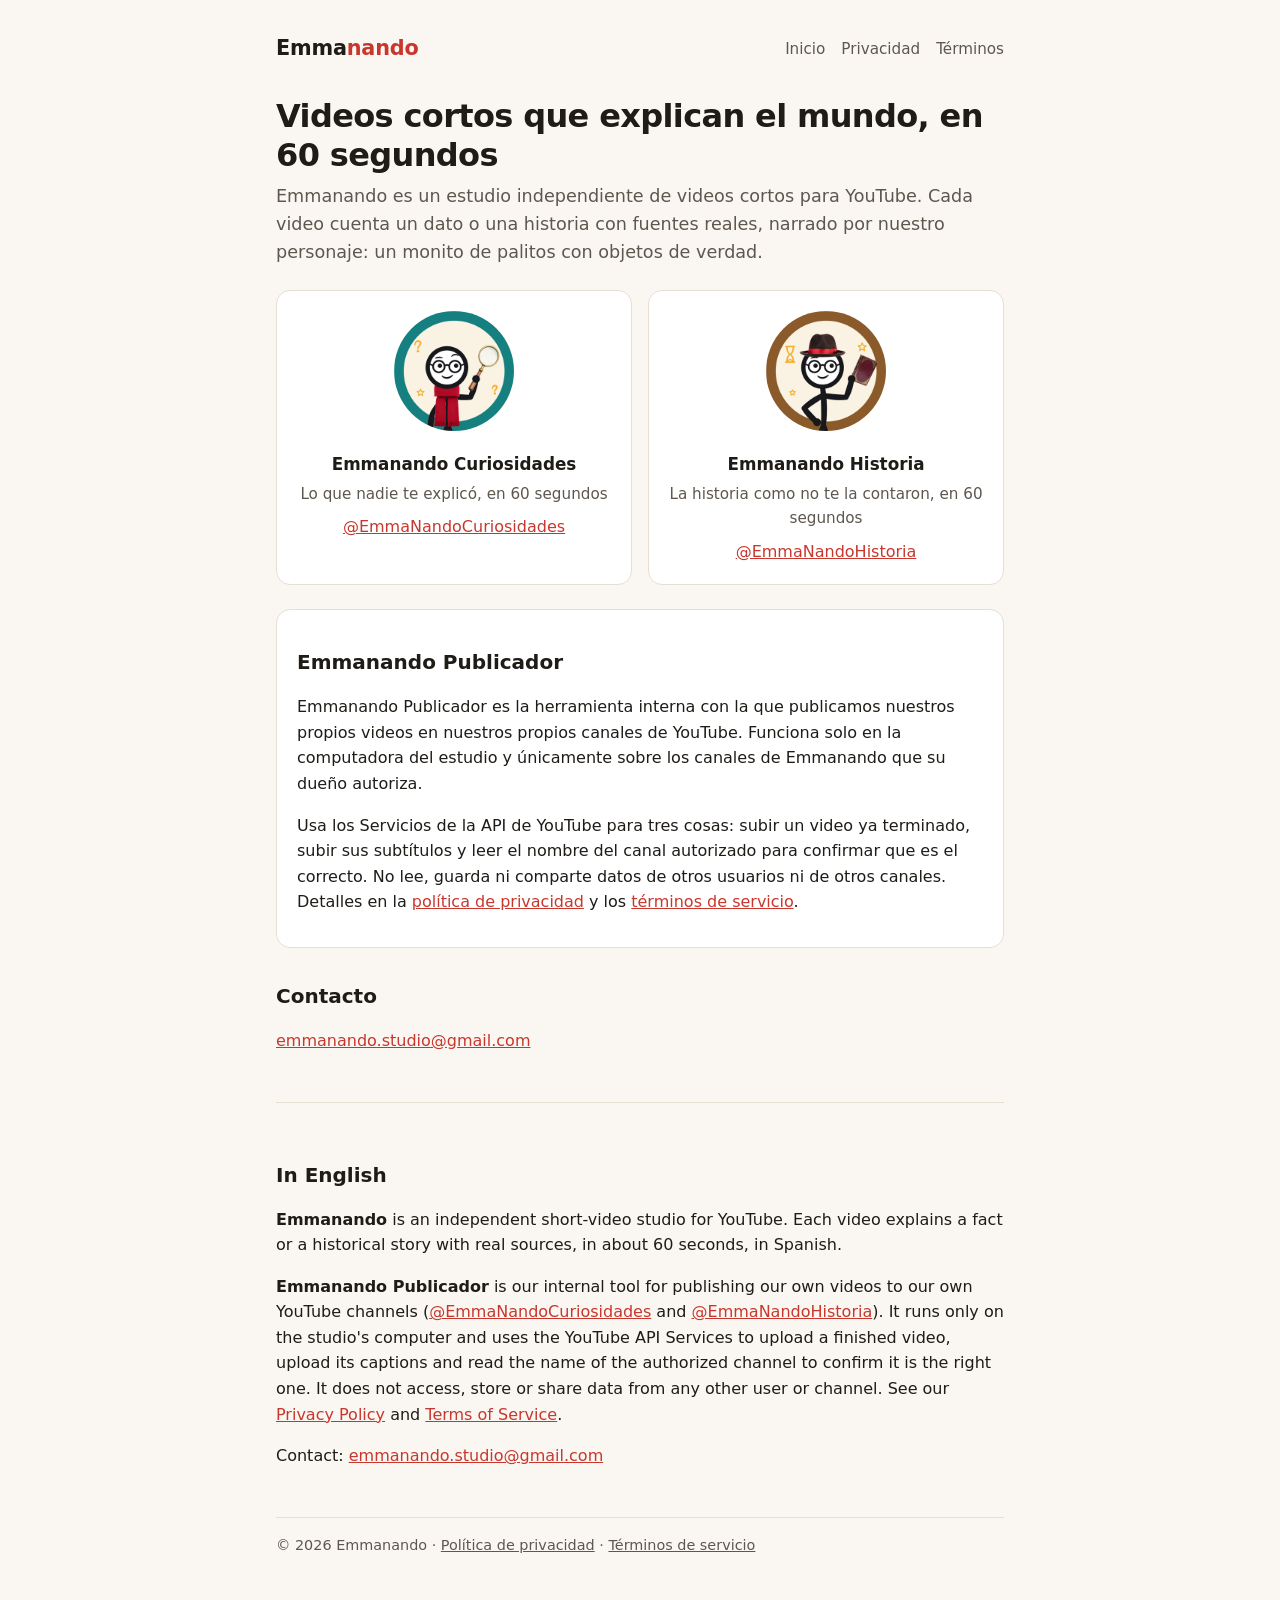
<file: index.html>
<!doctype html>
<html lang="es">
<head>
<meta charset="utf-8">
<meta name="viewport" content="width=device-width, initial-scale=1">
<title>Emmanando</title>
<meta name="description" content="Emmanando: videos cortos de curiosidades e historia, en 60 segundos.">
<link rel="icon" href="img/curiosidades.png">
<link rel="stylesheet" href="estilo.css">
</head>
<body>
<main>
  <header class="marca">
    <a class="logo" href="index.html">Emma<span>nando</span></a>
    <nav><a href="index.html">Inicio</a><a href="privacidad.html">Privacidad</a><a href="terminos.html">Términos</a></nav>
  </header>

  <h1>Videos cortos que explican el mundo, en 60 segundos</h1>
  <p class="lead">Emmanando es un estudio independiente de videos cortos para YouTube. Cada video cuenta un dato
  o una historia con fuentes reales, narrado por nuestro personaje: un monito de palitos con objetos de verdad.</p>

  <div class="canales">
    <div class="canal">
      <img src="img/curiosidades.png" alt="Personaje de Emmanando Curiosidades">
      <h3>Emmanando Curiosidades</h3>
      <p>Lo que nadie te explicó, en 60 segundos</p>
      <a href="https://www.youtube.com/@EmmaNandoCuriosidades">@EmmaNandoCuriosidades</a>
    </div>
    <div class="canal">
      <img src="img/historia.png" alt="Personaje de Emmanando Historia">
      <h3>Emmanando Historia</h3>
      <p>La historia como no te la contaron, en 60 segundos</p>
      <a href="https://www.youtube.com/@EmmaNandoHistoria">@EmmaNandoHistoria</a>
    </div>
  </div>

  <div class="caja">
    <h2>Emmanando Publicador</h2>
    <p>Emmanando Publicador es la herramienta interna con la que publicamos nuestros propios videos en nuestros
    propios canales de YouTube. Funciona solo en la computadora del estudio y únicamente sobre los canales de
    Emmanando que su dueño autoriza.</p>
    <p>Usa los Servicios de la API de YouTube para tres cosas: subir un video ya terminado, subir sus subtítulos y
    leer el nombre del canal autorizado para confirmar que es el correcto. No lee, guarda ni comparte datos de
    otros usuarios ni de otros canales. Detalles en la <a href="privacidad.html">política de privacidad</a> y los
    <a href="terminos.html">términos de servicio</a>.</p>
  </div>

  <h2>Contacto</h2>
  <p><a href="mailto:emmanando.studio@gmail.com">emmanando.studio@gmail.com</a></p>

  <section class="idioma" lang="en">
    <h2>In English</h2>
    <p><strong>Emmanando</strong> is an independent short-video studio for YouTube. Each video explains a fact or
    a historical story with real sources, in about 60 seconds, in Spanish.</p>
    <p><strong>Emmanando Publicador</strong> is our internal tool for publishing our own videos to our own YouTube
    channels (<a href="https://www.youtube.com/@EmmaNandoCuriosidades">@EmmaNandoCuriosidades</a> and
    <a href="https://www.youtube.com/@EmmaNandoHistoria">@EmmaNandoHistoria</a>). It runs only on the studio's
    computer and uses the YouTube API Services to upload a finished video, upload its captions and read the name of
    the authorized channel to confirm it is the right one. It does not access, store or share data from any other
    user or channel. See our <a href="privacidad.html#english">Privacy Policy</a> and
    <a href="terminos.html#english">Terms of Service</a>.</p>
    <p>Contact: <a href="mailto:emmanando.studio@gmail.com">emmanando.studio@gmail.com</a></p>
  </section>

  <footer>© 2026 Emmanando · <a href="privacidad.html">Política de privacidad</a> · <a href="terminos.html">Términos de servicio</a></footer>
</main>
</body>
</html>
</file>
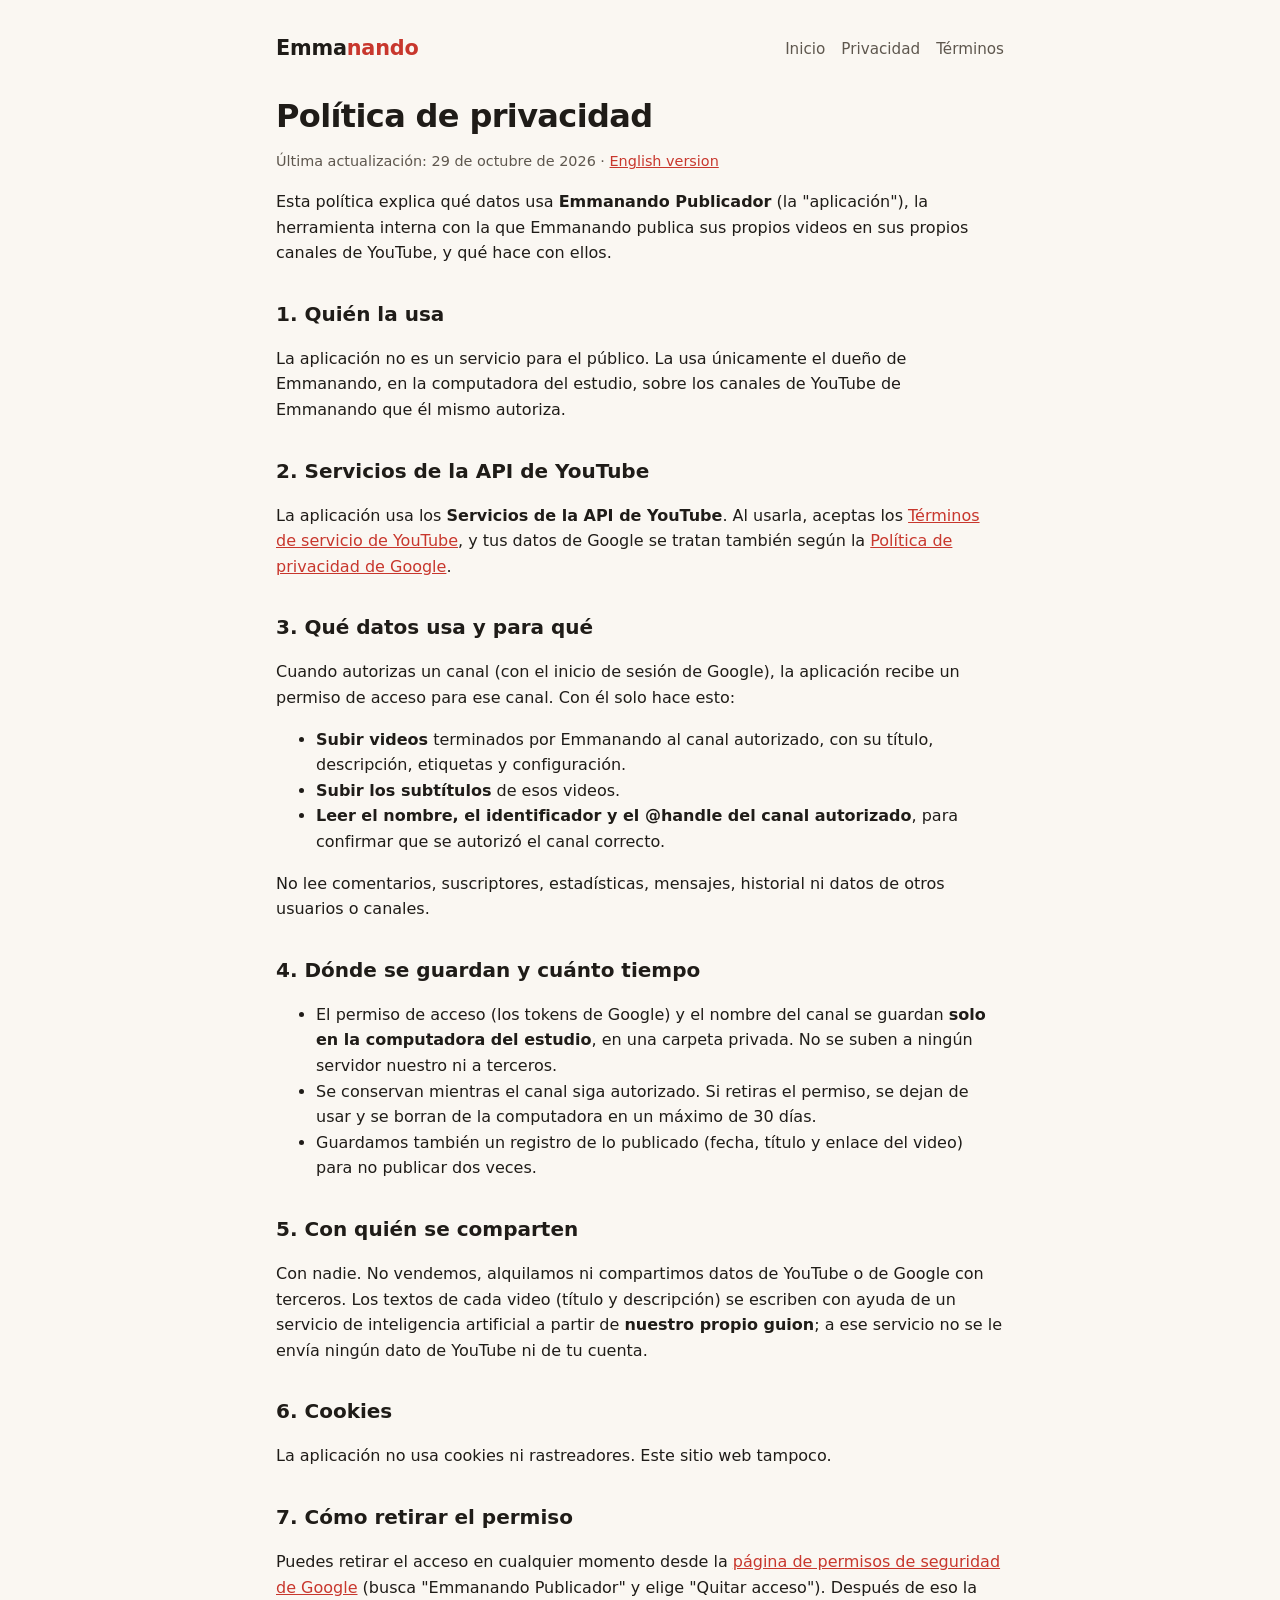
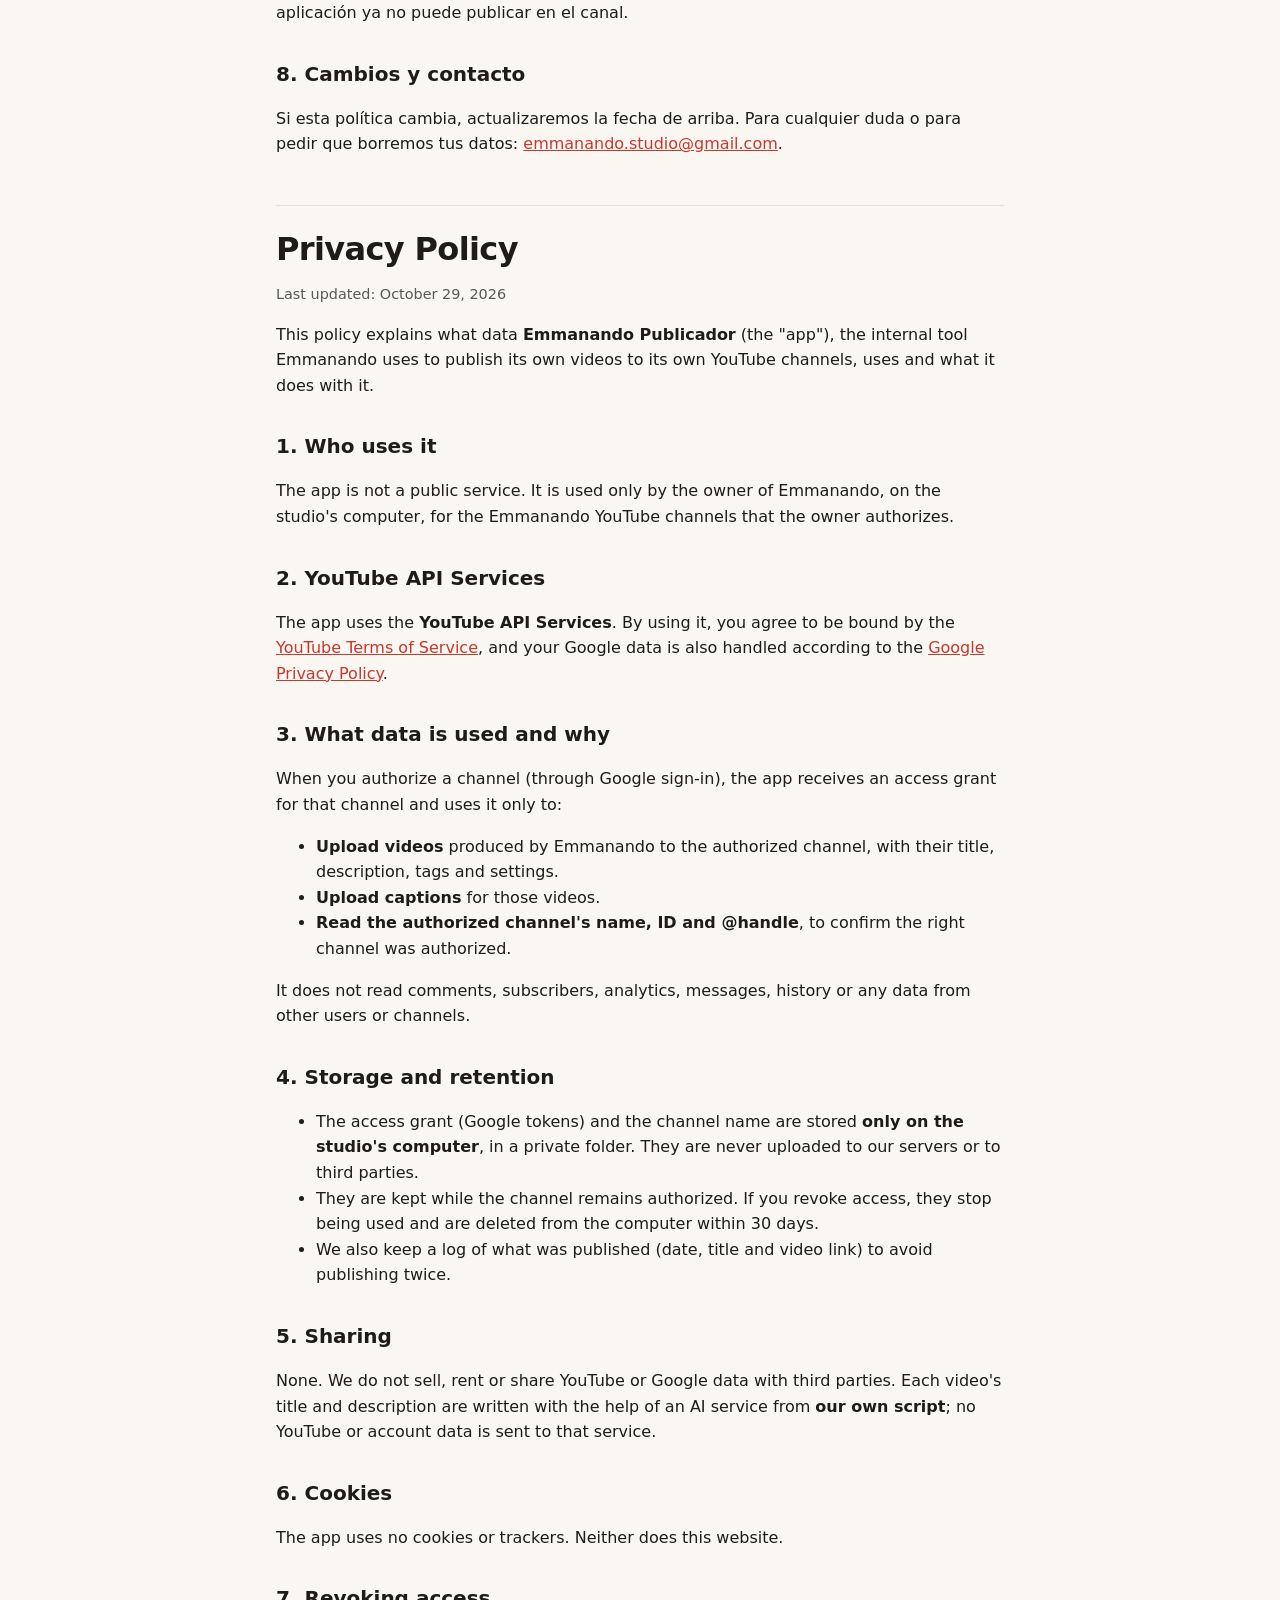
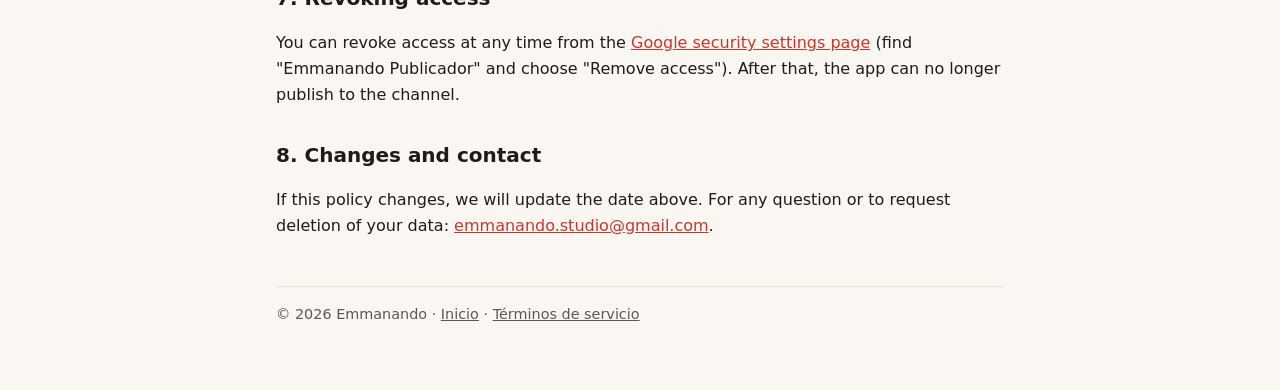
<file: privacidad.html>
<!doctype html>
<html lang="es">
<head>
<meta charset="utf-8">
<meta name="viewport" content="width=device-width, initial-scale=1">
<title>Política de privacidad · Emmanando</title>
<meta name="description" content="Política de privacidad de Emmanando y de Emmanando Publicador.">
<link rel="icon" href="img/curiosidades.png">
<link rel="stylesheet" href="estilo.css">
</head>
<body>
<main>
  <header class="marca">
    <a class="logo" href="index.html">Emma<span>nando</span></a>
    <nav><a href="index.html">Inicio</a><a href="privacidad.html">Privacidad</a><a href="terminos.html">Términos</a></nav>
  </header>

  <h1>Política de privacidad</h1>
  <p class="fecha">Última actualización: 29 de octubre de 2026 · <a href="#english">English version</a></p>

  <p>Esta política explica qué datos usa <strong>Emmanando Publicador</strong> (la "aplicación"), la herramienta
  interna con la que Emmanando publica sus propios videos en sus propios canales de YouTube, y qué hace con ellos.</p>

  <h2>1. Quién la usa</h2>
  <p>La aplicación no es un servicio para el público. La usa únicamente el dueño de Emmanando, en la computadora del
  estudio, sobre los canales de YouTube de Emmanando que él mismo autoriza.</p>

  <h2>2. Servicios de la API de YouTube</h2>
  <p>La aplicación usa los <strong>Servicios de la API de YouTube</strong>. Al usarla, aceptas los
  <a href="https://www.youtube.com/t/terms">Términos de servicio de YouTube</a>, y tus datos de Google se tratan
  también según la <a href="https://policies.google.com/privacy">Política de privacidad de Google</a>.</p>

  <h2>3. Qué datos usa y para qué</h2>
  <p>Cuando autorizas un canal (con el inicio de sesión de Google), la aplicación recibe un permiso de acceso para
  ese canal. Con él solo hace esto:</p>
  <ul>
    <li><strong>Subir videos</strong> terminados por Emmanando al canal autorizado, con su título, descripción,
    etiquetas y configuración.</li>
    <li><strong>Subir los subtítulos</strong> de esos videos.</li>
    <li><strong>Leer el nombre, el identificador y el @handle del canal autorizado</strong>, para confirmar que se
    autorizó el canal correcto.</li>
  </ul>
  <p>No lee comentarios, suscriptores, estadísticas, mensajes, historial ni datos de otros usuarios o canales.</p>

  <h2>4. Dónde se guardan y cuánto tiempo</h2>
  <ul>
    <li>El permiso de acceso (los tokens de Google) y el nombre del canal se guardan <strong>solo en la computadora del
    estudio</strong>, en una carpeta privada. No se suben a ningún servidor nuestro ni a terceros.</li>
    <li>Se conservan mientras el canal siga autorizado. Si retiras el permiso, se dejan de usar y se borran de la
    computadora en un máximo de 30 días.</li>
    <li>Guardamos también un registro de lo publicado (fecha, título y enlace del video) para no publicar dos veces.</li>
  </ul>

  <h2>5. Con quién se comparten</h2>
  <p>Con nadie. No vendemos, alquilamos ni compartimos datos de YouTube o de Google con terceros. Los textos de cada
  video (título y descripción) se escriben con ayuda de un servicio de inteligencia artificial a partir de
  <strong>nuestro propio guion</strong>; a ese servicio no se le envía ningún dato de YouTube ni de tu cuenta.</p>

  <h2>6. Cookies</h2>
  <p>La aplicación no usa cookies ni rastreadores. Este sitio web tampoco.</p>

  <h2>7. Cómo retirar el permiso</h2>
  <p>Puedes retirar el acceso en cualquier momento desde la
  <a href="https://security.google.com/settings/security/permissions">página de permisos de seguridad de Google</a>
  (busca "Emmanando Publicador" y elige "Quitar acceso"). Después de eso la aplicación ya no puede publicar en el canal.</p>

  <h2>8. Cambios y contacto</h2>
  <p>Si esta política cambia, actualizaremos la fecha de arriba. Para cualquier duda o para pedir que borremos tus
  datos: <a href="mailto:emmanando.studio@gmail.com">emmanando.studio@gmail.com</a>.</p>

  <section class="idioma" id="english" lang="en">
    <h1>Privacy Policy</h1>
    <p class="fecha">Last updated: October 29, 2026</p>

    <p>This policy explains what data <strong>Emmanando Publicador</strong> (the "app"), the internal tool Emmanando
    uses to publish its own videos to its own YouTube channels, uses and what it does with it.</p>

    <h2>1. Who uses it</h2>
    <p>The app is not a public service. It is used only by the owner of Emmanando, on the studio's computer, for the
    Emmanando YouTube channels that the owner authorizes.</p>

    <h2>2. YouTube API Services</h2>
    <p>The app uses the <strong>YouTube API Services</strong>. By using it, you agree to be bound by the
    <a href="https://www.youtube.com/t/terms">YouTube Terms of Service</a>, and your Google data is also handled
    according to the <a href="https://policies.google.com/privacy">Google Privacy Policy</a>.</p>

    <h2>3. What data is used and why</h2>
    <p>When you authorize a channel (through Google sign-in), the app receives an access grant for that channel and
    uses it only to:</p>
    <ul>
      <li><strong>Upload videos</strong> produced by Emmanando to the authorized channel, with their title,
      description, tags and settings.</li>
      <li><strong>Upload captions</strong> for those videos.</li>
      <li><strong>Read the authorized channel's name, ID and @handle</strong>, to confirm the right channel was authorized.</li>
    </ul>
    <p>It does not read comments, subscribers, analytics, messages, history or any data from other users or channels.</p>

    <h2>4. Storage and retention</h2>
    <ul>
      <li>The access grant (Google tokens) and the channel name are stored <strong>only on the studio's computer</strong>,
      in a private folder. They are never uploaded to our servers or to third parties.</li>
      <li>They are kept while the channel remains authorized. If you revoke access, they stop being used and are
      deleted from the computer within 30 days.</li>
      <li>We also keep a log of what was published (date, title and video link) to avoid publishing twice.</li>
    </ul>

    <h2>5. Sharing</h2>
    <p>None. We do not sell, rent or share YouTube or Google data with third parties. Each video's title and
    description are written with the help of an AI service from <strong>our own script</strong>; no YouTube or
    account data is sent to that service.</p>

    <h2>6. Cookies</h2>
    <p>The app uses no cookies or trackers. Neither does this website.</p>

    <h2>7. Revoking access</h2>
    <p>You can revoke access at any time from the
    <a href="https://security.google.com/settings/security/permissions">Google security settings page</a>
    (find "Emmanando Publicador" and choose "Remove access"). After that, the app can no longer publish to the channel.</p>

    <h2>8. Changes and contact</h2>
    <p>If this policy changes, we will update the date above. For any question or to request deletion of your data:
    <a href="mailto:emmanando.studio@gmail.com">emmanando.studio@gmail.com</a>.</p>
  </section>

  <footer>© 2026 Emmanando · <a href="index.html">Inicio</a> · <a href="terminos.html">Términos de servicio</a></footer>
</main>
</body>
</html>
</file>
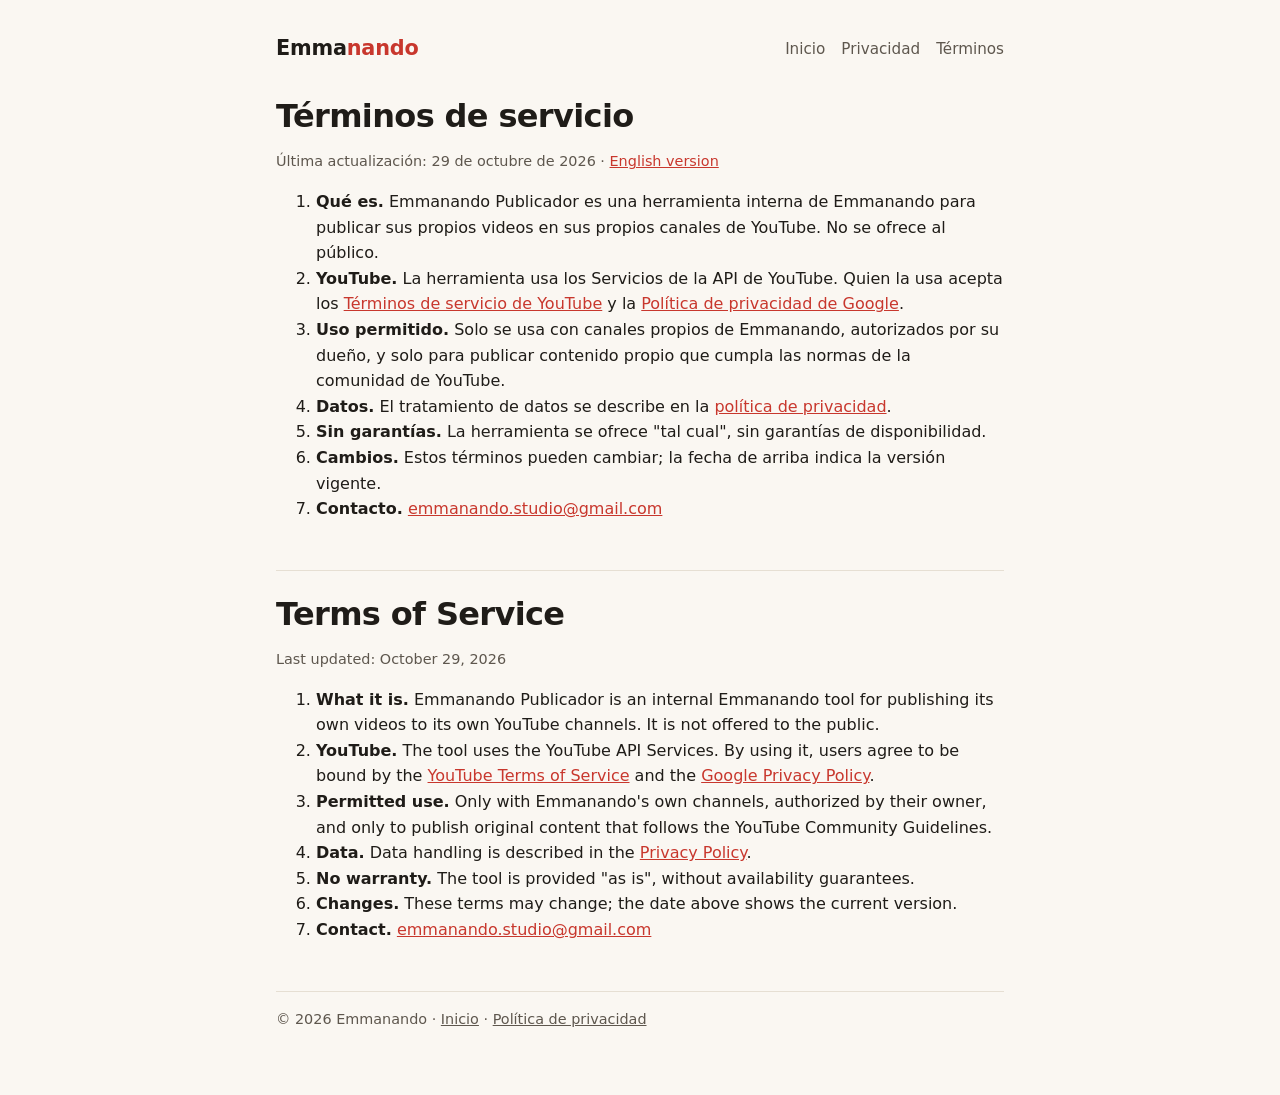
<file: terminos.html>
<!doctype html>
<html lang="es">
<head>
<meta charset="utf-8">
<meta name="viewport" content="width=device-width, initial-scale=1">
<title>Términos de servicio · Emmanando</title>
<meta name="description" content="Términos de servicio de Emmanando Publicador.">
<link rel="icon" href="img/curiosidades.png">
<link rel="stylesheet" href="estilo.css">
</head>
<body>
<main>
  <header class="marca">
    <a class="logo" href="index.html">Emma<span>nando</span></a>
    <nav><a href="index.html">Inicio</a><a href="privacidad.html">Privacidad</a><a href="terminos.html">Términos</a></nav>
  </header>

  <h1>Términos de servicio</h1>
  <p class="fecha">Última actualización: 29 de octubre de 2026 · <a href="#english">English version</a></p>

  <ol>
    <li><strong>Qué es.</strong> Emmanando Publicador es una herramienta interna de Emmanando para publicar sus propios
    videos en sus propios canales de YouTube. No se ofrece al público.</li>
    <li><strong>YouTube.</strong> La herramienta usa los Servicios de la API de YouTube. Quien la usa acepta los
    <a href="https://www.youtube.com/t/terms">Términos de servicio de YouTube</a> y la
    <a href="https://policies.google.com/privacy">Política de privacidad de Google</a>.</li>
    <li><strong>Uso permitido.</strong> Solo se usa con canales propios de Emmanando, autorizados por su dueño, y solo
    para publicar contenido propio que cumpla las normas de la comunidad de YouTube.</li>
    <li><strong>Datos.</strong> El tratamiento de datos se describe en la <a href="privacidad.html">política de privacidad</a>.</li>
    <li><strong>Sin garantías.</strong> La herramienta se ofrece "tal cual", sin garantías de disponibilidad.</li>
    <li><strong>Cambios.</strong> Estos términos pueden cambiar; la fecha de arriba indica la versión vigente.</li>
    <li><strong>Contacto.</strong> <a href="mailto:emmanando.studio@gmail.com">emmanando.studio@gmail.com</a></li>
  </ol>

  <section class="idioma" id="english" lang="en">
    <h1>Terms of Service</h1>
    <p class="fecha">Last updated: October 29, 2026</p>
    <ol>
      <li><strong>What it is.</strong> Emmanando Publicador is an internal Emmanando tool for publishing its own
      videos to its own YouTube channels. It is not offered to the public.</li>
      <li><strong>YouTube.</strong> The tool uses the YouTube API Services. By using it, users agree to be bound by the
      <a href="https://www.youtube.com/t/terms">YouTube Terms of Service</a> and the
      <a href="https://policies.google.com/privacy">Google Privacy Policy</a>.</li>
      <li><strong>Permitted use.</strong> Only with Emmanando's own channels, authorized by their owner, and only to
      publish original content that follows the YouTube Community Guidelines.</li>
      <li><strong>Data.</strong> Data handling is described in the <a href="privacidad.html#english">Privacy Policy</a>.</li>
      <li><strong>No warranty.</strong> The tool is provided "as is", without availability guarantees.</li>
      <li><strong>Changes.</strong> These terms may change; the date above shows the current version.</li>
      <li><strong>Contact.</strong> <a href="mailto:emmanando.studio@gmail.com">emmanando.studio@gmail.com</a></li>
    </ol>
  </section>

  <footer>© 2026 Emmanando · <a href="index.html">Inicio</a> · <a href="privacidad.html">Política de privacidad</a></footer>
</main>
</body>
</html>
</file>
<file: estilo.css>
:root {
  --fondo: #faf7f2;
  --texto: #1f1c18;
  --suave: #5e574e;
  --tarjeta: #ffffff;
  --borde: #e6dfd3;
  --acento: #c8372d;
  --acento2: #8a5a2b;
}
@media (prefers-color-scheme: dark) {
  :root {
    --fondo: #16140f;
    --texto: #f1ece4;
    --suave: #b3aa9d;
    --tarjeta: #211e18;
    --borde: #3a342b;
    --acento: #ff6b5e;
    --acento2: #e0a96d;
  }
}
* { box-sizing: border-box; }
body {
  margin: 0;
  background: var(--fondo);
  color: var(--texto);
  font-family: system-ui, -apple-system, "Segoe UI", Roboto, sans-serif;
  line-height: 1.6;
}
main { max-width: 760px; margin: 0 auto; padding: 32px 16px 64px; }
header.marca { display: flex; align-items: center; justify-content: space-between; gap: 12px; flex-wrap: wrap; margin-bottom: 32px; }
header.marca a.logo { font-weight: 800; font-size: 1.3rem; color: var(--texto); text-decoration: none; letter-spacing: -0.01em; }
header.marca a.logo span { color: var(--acento); }
nav a { color: var(--suave); text-decoration: none; margin-left: 16px; font-size: 0.95rem; }
nav a:first-child { margin-left: 0; }
nav a:hover { color: var(--acento); }
h1 { font-size: 2rem; line-height: 1.2; margin: 0 0 8px; letter-spacing: -0.02em; }
h2 { font-size: 1.25rem; margin: 32px 0 8px; }
h3 { font-size: 1.05rem; margin: 20px 0 4px; }
p.lead { color: var(--suave); font-size: 1.1rem; margin-top: 0; }
a { color: var(--acento); }
.canales { display: grid; grid-template-columns: repeat(auto-fit, minmax(240px, 1fr)); gap: 16px; margin: 24px 0; }
.canal { background: var(--tarjeta); border: 1px solid var(--borde); border-radius: 14px; padding: 20px; text-align: center; }
.canal img { width: 120px; height: 120px; border-radius: 50%; }
.canal h3 { margin: 12px 0 4px; }
.canal p { color: var(--suave); margin: 0 0 8px; font-size: 0.95rem; }
.caja { background: var(--tarjeta); border: 1px solid var(--borde); border-radius: 14px; padding: 4px 20px 16px; margin: 24px 0; }
.idioma { border-top: 1px solid var(--borde); margin-top: 48px; padding-top: 24px; }
.fecha { color: var(--suave); font-size: 0.9rem; }
footer { border-top: 1px solid var(--borde); margin-top: 48px; padding-top: 16px; color: var(--suave); font-size: 0.9rem; }
footer a { color: var(--suave); }
</file>
